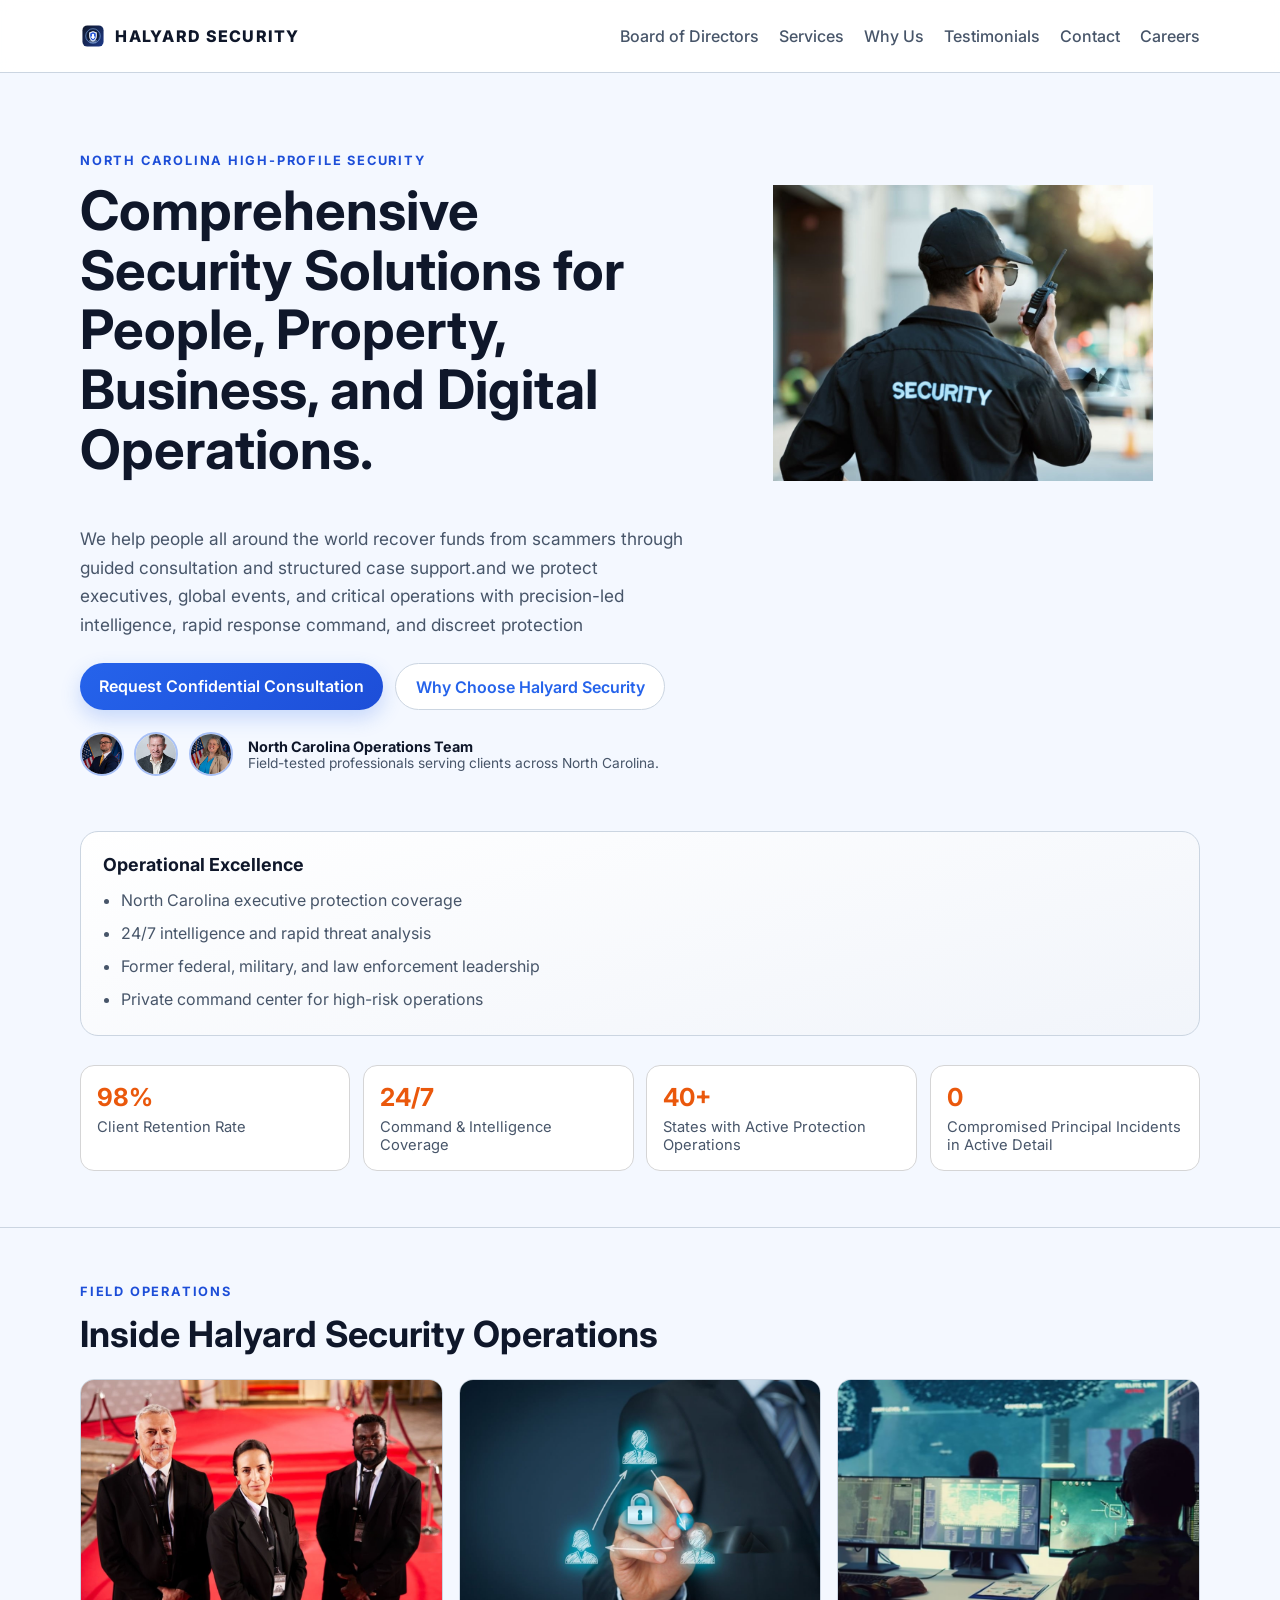
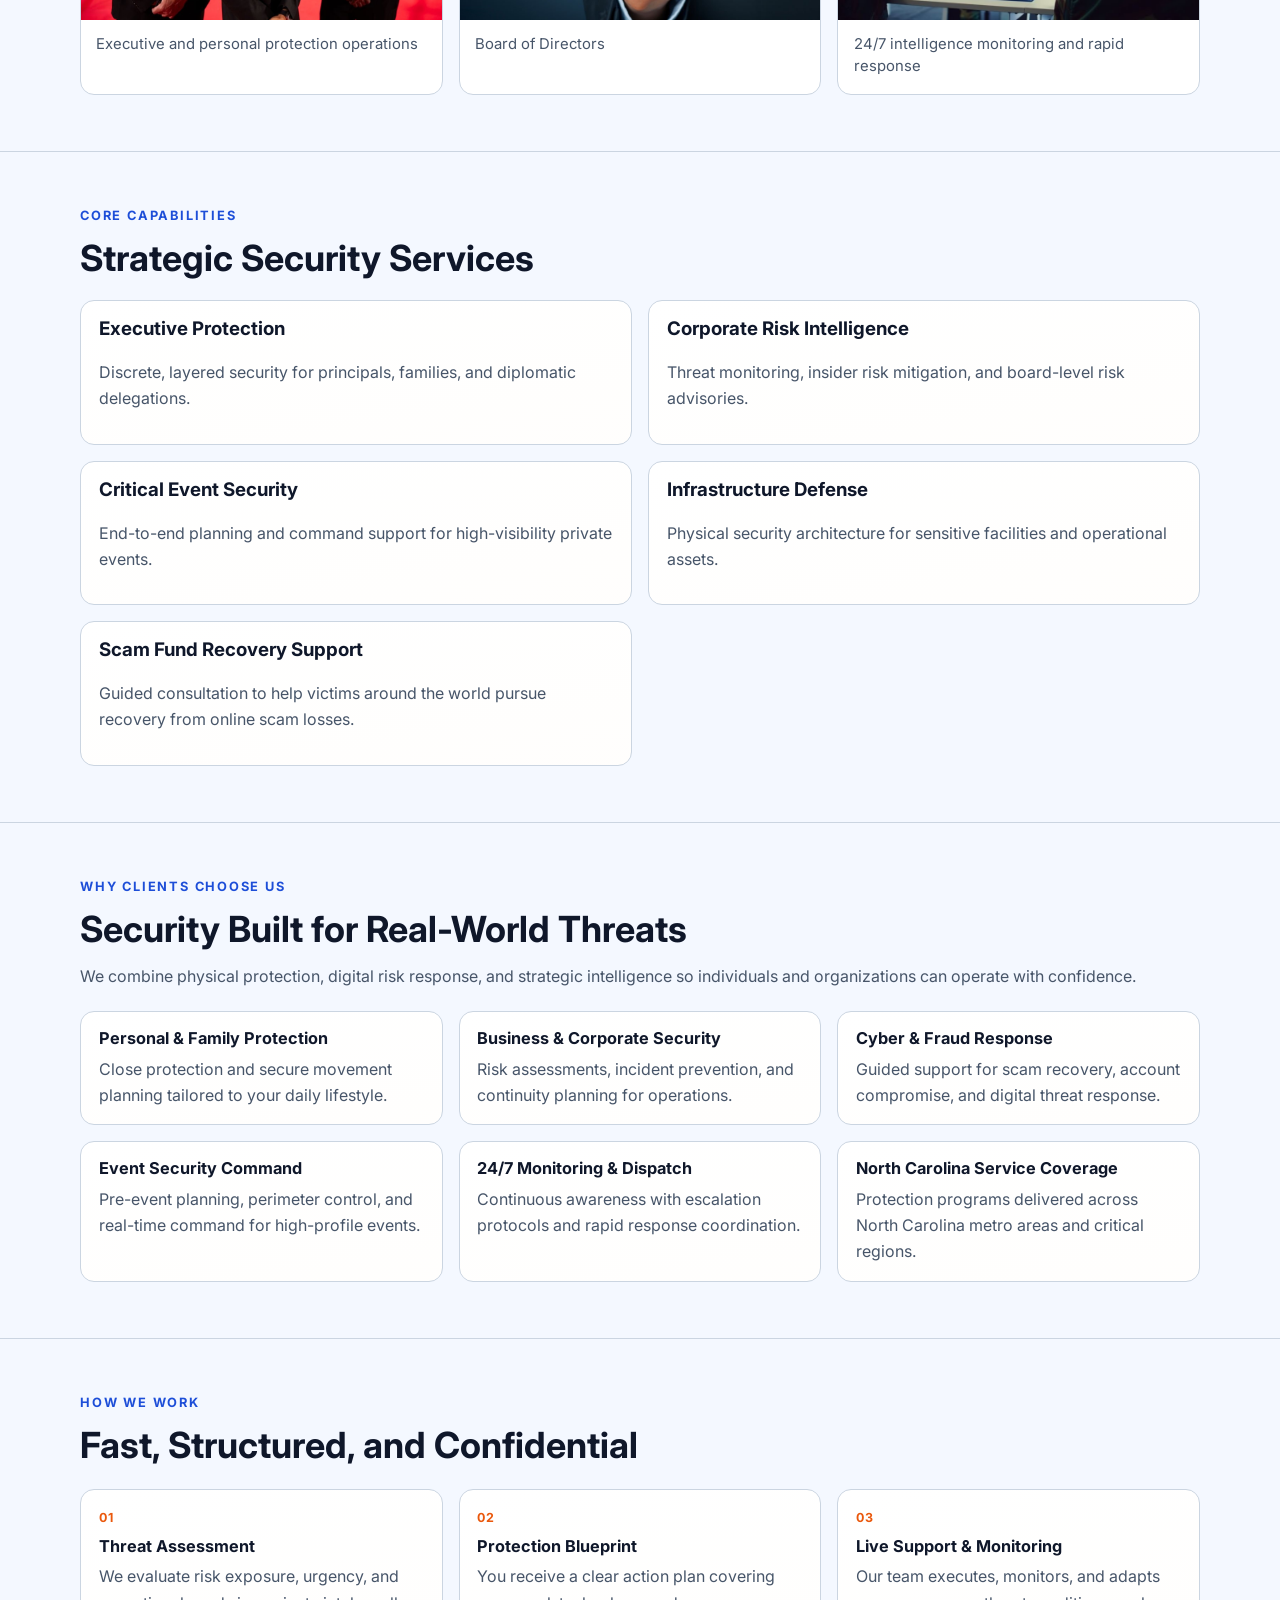
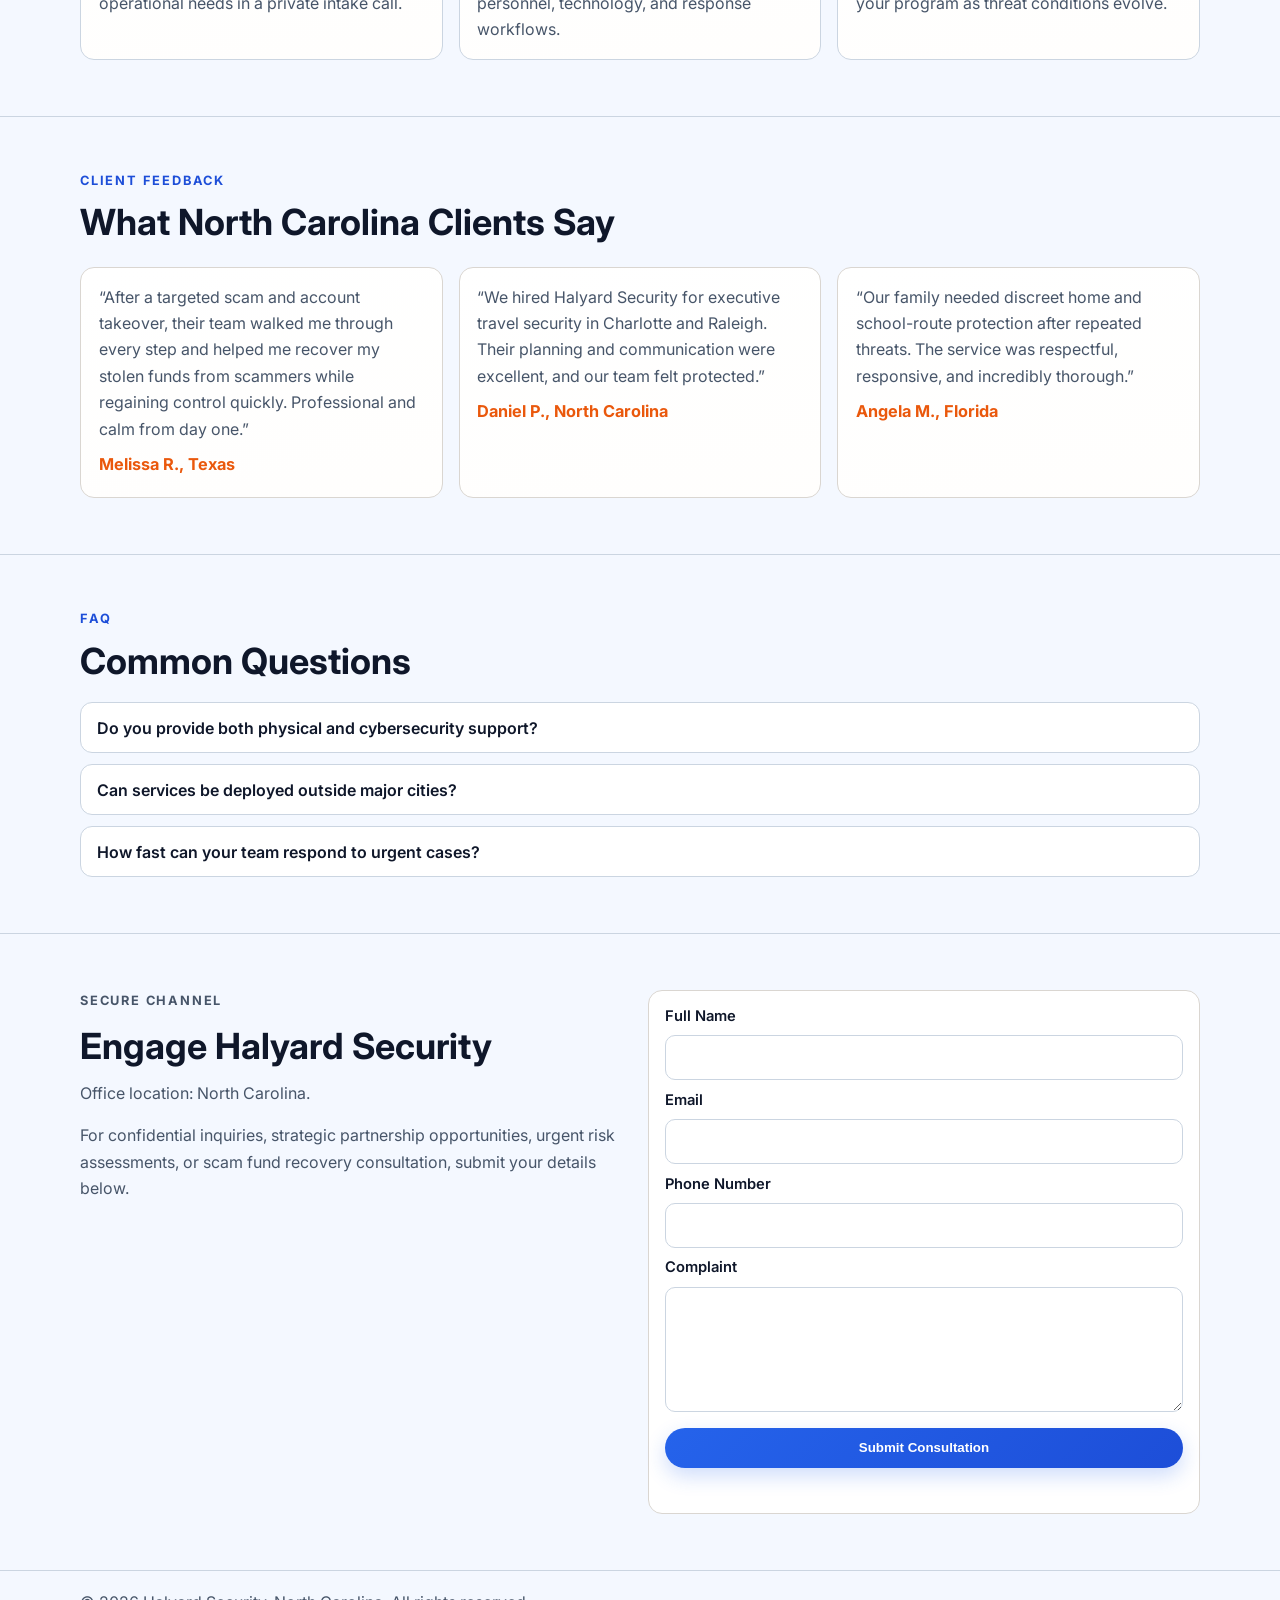
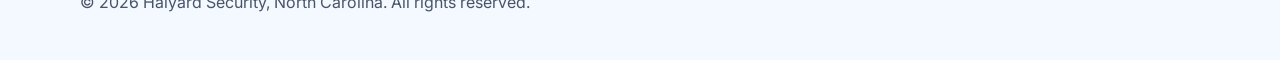
<file: index.html>
<!DOCTYPE html>
<html lang="en">
  <head>
    <meta charset="UTF-8" />
    <meta name="viewport" content="width=device-width, initial-scale=1.0" />
    <title>Halyard Security | High-Profile Protection in North Carolina</title>
    <meta
      name="description"
      content="Halyard Security is a high-profile North Carolina security company delivering executive protection, risk intelligence, and critical infrastructure defense."
    />
    <link rel="preconnect" href="https://fonts.googleapis.com" />
    <link rel="preconnect" href="https://fonts.gstatic.com" crossorigin />
    <link
      href="https://fonts.googleapis.com/css2?family=Inter:wght@400;500;600;700;800&display=swap"
      rel="stylesheet"
    />
    <link rel="icon" type="image/svg+xml" href="logo-secure.svg" />
    <link rel="stylesheet" href="styles.css" />
  </head>
  <body>
    <header class="site-header">
      <div class="container nav-wrap">
        <a class="brand" href="#">
          <img class="brand-logo" src="logo-secure.svg" alt="Halyard Security logo" />
          <span>HALYARD SECURITY</span>
        </a>
        <button
          class="nav-toggle"
          aria-expanded="false"
          aria-controls="primary-nav"
          aria-label="Toggle menu"
          type="button"
        >
          <span></span>
          <span></span>
          <span></span>
        </button>
        <nav id="primary-nav" class="main-nav" aria-label="Primary">
          <a href="board-of-directors.html">Board of Directors</a>
          <a href="#services">Services</a>
          <a href="#why-us">Why Us</a>
          <a href="#testimonials">Testimonials</a>
          <a href="#contact">Contact</a>
          <a href="careers.html">Careers</a>
        </nav>
      </div>
    </header>

    <main>
      <section class="hero">
        <div class="container hero-grid">
          <div class="hero-copy">
            <p class="eyebrow">NORTH CAROLINA HIGH-PROFILE SECURITY</p>
            <h1>Comprehensive Security Solutions for People, Property, Business, and Digital Operations.</h1>
            <p class="lead">
              We help people all around the world recover funds from scammers through guided consultation and structured case support.and we protect executives, global events, and critical operations with precision-led intelligence, rapid response command, and discreet protection
            </p>
            <div class="hero-actions">
              <a class="btn btn-primary" href="consultation.html">Request Confidential Consultation</a>
              <a class="btn btn-ghost" href="#why-us">Why Choose Halyard Security</a>
            </div>
            <div class="leadership-preview" aria-label="Security leadership preview">
              <img src="B.jpg" alt="Security operations lead portrait" loading="lazy" />
              <img src="C.jpg" alt="Risk intelligence lead portrait" loading="lazy" />
              <img src="D.jpg" alt="Protective services lead portrait" loading="lazy" />
              <div class="leadership-caption">
                <strong>North Carolina Operations Team</strong>
                <span>Field-tested professionals serving clients across North Carolina.</span>
              </div>
            </div>
          </div>
          <aside class="hero-image" aria-label="Lead profile image">
            <img src="A.jpeg" alt="Lead security specialist" loading="lazy" />
          </aside>
        </div>
      </section>

      <section class="section excellence" aria-label="Operational highlights">
        <div class="container">
          <div class="hero-card">
            <h2>Operational Excellence</h2>
            <ul>
              <li>North Carolina executive protection coverage</li>
              <li>24/7 intelligence and rapid threat analysis</li>
              <li>Former federal, military, and law enforcement leadership</li>
              <li>Private command center for high-risk operations</li>
            </ul>
          </div>
        </div>
      </section>

      <section class="section metrics" aria-label="Company impact metrics">
        <div class="container metric-grid">
          <article class="metric-card">
            <h3>98%</h3>
            <p>Client Retention Rate</p>
          </article>
          <article class="metric-card">
            <h3>24/7</h3>
            <p>Command & Intelligence Coverage</p>
          </article>
          <article class="metric-card">
            <h3>40+</h3>
            <p>States with Active Protection Operations</p>
          </article>
          <article class="metric-card">
            <h3>0</h3>
            <p>Compromised Principal Incidents in Active Detail</p>
          </article>
        </div>
      </section>

      <section class="section visuals" aria-label="Security operations visuals">
        <div class="container">
          <p class="eyebrow">FIELD OPERATIONS</p>
          <h2>Inside Halyard Security Operations</h2>
          <div class="visual-grid">
            <figure class="visual-card">
              <img src="2.jpeg" alt="Halyard Security specialist in the field" loading="lazy" />
              <figcaption>Executive and personal protection operations</figcaption>
            </figure>
            <figure class="visual-card">
              <img src="1.jpeg" alt="Board of Directors" loading="lazy" />
              <figcaption>Board of Directors</figcaption>
            </figure>
            <figure class="visual-card">
              <img src="3.jpeg" alt="Security command center with live monitoring screens" loading="lazy" />
              <figcaption>24/7 intelligence monitoring and rapid response</figcaption>
            </figure>
          </div>
        </div>
      </section>

      <section id="services" class="section services">
        <div class="container">
          <p class="eyebrow">CORE CAPABILITIES</p>
          <h2>Strategic Security Services</h2>
          <div class="service-grid">
            <article class="panel">
              <h3>Executive Protection</h3>
              <p>Discrete, layered security for principals, families, and diplomatic delegations.</p>
            </article>
            <article class="panel">
              <h3>Corporate Risk Intelligence</h3>
              <p>Threat monitoring, insider risk mitigation, and board-level risk advisories.</p>
            </article>
            <article class="panel">
              <h3>Critical Event Security</h3>
              <p>End-to-end planning and command support for high-visibility private events.</p>
            </article>
            <article class="panel">
              <h3>Infrastructure Defense</h3>
              <p>Physical security architecture for sensitive facilities and operational assets.</p>
            </article>
            <article class="panel">
              <h3>Scam Fund Recovery Support</h3>
              <p>Guided consultation to help victims around the world pursue recovery from online scam losses.</p>
            </article>
          </div>
        </div>
      </section>

      <section id="why-us" class="section why-us">
        <div class="container">
          <p class="eyebrow">WHY CLIENTS CHOOSE US</p>
          <h2>Security Built for Real-World Threats</h2>
          <p class="section-intro">
            We combine physical protection, digital risk response, and strategic intelligence so
            individuals and organizations can operate with confidence.
          </p>
          <div class="feature-grid">
            <article class="feature-card">
              <h3>Personal & Family Protection</h3>
              <p>Close protection and secure movement planning tailored to your daily lifestyle.</p>
            </article>
            <article class="feature-card">
              <h3>Business & Corporate Security</h3>
              <p>Risk assessments, incident prevention, and continuity planning for operations.</p>
            </article>
            <article class="feature-card">
              <h3>Cyber & Fraud Response</h3>
              <p>Guided support for scam recovery, account compromise, and digital threat response.</p>
            </article>
            <article class="feature-card">
              <h3>Event Security Command</h3>
              <p>Pre-event planning, perimeter control, and real-time command for high-profile events.</p>
            </article>
            <article class="feature-card">
              <h3>24/7 Monitoring & Dispatch</h3>
              <p>Continuous awareness with escalation protocols and rapid response coordination.</p>
            </article>
            <article class="feature-card">
              <h3>North Carolina Service Coverage</h3>
              <p>Protection programs delivered across North Carolina metro areas and critical regions.</p>
            </article>
          </div>
        </div>
      </section>

      <section class="section response" aria-label="Response process">
        <div class="container">
          <p class="eyebrow">HOW WE WORK</p>
          <h2>Fast, Structured, and Confidential</h2>
          <div class="response-grid">
            <article class="response-step">
              <span>01</span>
              <h3>Threat Assessment</h3>
              <p>We evaluate risk exposure, urgency, and operational needs in a private intake call.</p>
            </article>
            <article class="response-step">
              <span>02</span>
              <h3>Protection Blueprint</h3>
              <p>You receive a clear action plan covering personnel, technology, and response workflows.</p>
            </article>
            <article class="response-step">
              <span>03</span>
              <h3>Live Support & Monitoring</h3>
              <p>Our team executes, monitors, and adapts your program as threat conditions evolve.</p>
            </article>
          </div>
        </div>
      </section>

      <section id="testimonials" class="section testimonials">
        <div class="container">
          <p class="eyebrow">CLIENT FEEDBACK</p>
          <h2>What North Carolina Clients Say</h2>
          <div class="testimonial-grid">
            <article class="testimonial-card">
              <p>
                “After a targeted scam and account takeover, their team walked me through every
                step and helped me recover my stolen funds from scammers while regaining control
                quickly. Professional and calm from day one.”
              </p>
              <h3>Melissa R., Texas</h3>
            </article>
            <article class="testimonial-card">
              <p>
                “We hired Halyard Security for executive travel security in Charlotte and Raleigh.
                Their planning and communication were excellent, and our team felt protected.”
              </p>
              <h3>Daniel P., North Carolina</h3>
            </article>
            <article class="testimonial-card">
              <p>
                “Our family needed discreet home and school-route protection after repeated threats.
                The service was respectful, responsive, and incredibly thorough.”
              </p>
              <h3>Angela M., Florida</h3>
            </article>
          </div>
        </div>
      </section>

      <section class="section faq" aria-label="Frequently asked questions">
        <div class="container">
          <p class="eyebrow">FAQ</p>
          <h2>Common Questions</h2>
          <div class="faq-list">
            <details>
              <summary>Do you provide both physical and cybersecurity support?</summary>
              <p>
                Yes. Our programs combine protective operations, risk intelligence, and support for
                digital incidents such as fraud, account compromise, and recovery guidance.
              </p>
            </details>
            <details>
              <summary>Can services be deployed outside major cities?</summary>
              <p>
                Yes. We support clients in major metro areas across North Carolina and can coordinate broader
                coverage based on threat level and mission needs.
              </p>
            </details>
            <details>
              <summary>How fast can your team respond to urgent cases?</summary>
              <p>
                For urgent situations, we prioritize immediate intake and can begin response
                planning the same day.
              </p>
            </details>
          </div>
        </div>
      </section>

      <section id="contact" class="section contact">
        <div class="container contact-wrap">
          <div>
            <p class="eyebrow">SECURE CHANNEL</p>
            <h2>Engage Halyard Security</h2>
            <p>
              Office location: North Carolina.
            </p>
            <p>
              For confidential inquiries, strategic partnership opportunities, urgent risk
              assessments, or scam fund recovery consultation, submit your details below.
            </p>
          </div>
          <form id="consultation-form" class="consult-form">
            <label for="fullName">Full Name</label>
            <input id="fullName" name="fullName" type="text" autocomplete="name" required />

            <label for="email">Email</label>
            <input id="email" name="email" type="email" autocomplete="email" required />

            <label for="phone">Phone Number</label>
            <input id="phone" name="phone" type="tel" autocomplete="tel" required />

            <label for="complaint">Complaint</label>
            <textarea id="complaint" name="complaint" rows="5" required></textarea>

            <button class="btn btn-primary" type="submit">Submit Consultation</button>
            <p id="form-status" class="form-status" aria-live="polite"></p>
          </form>
        </div>
      </section>
    </main>

    <footer class="site-footer">
      <div class="container footer-wrap">
        <p>© <span id="year"></span> Halyard Security, North Carolina. All rights reserved.</p>
      </div>
    </footer>

    <script src="script.js"></script>
  </body>
</html>
</file>
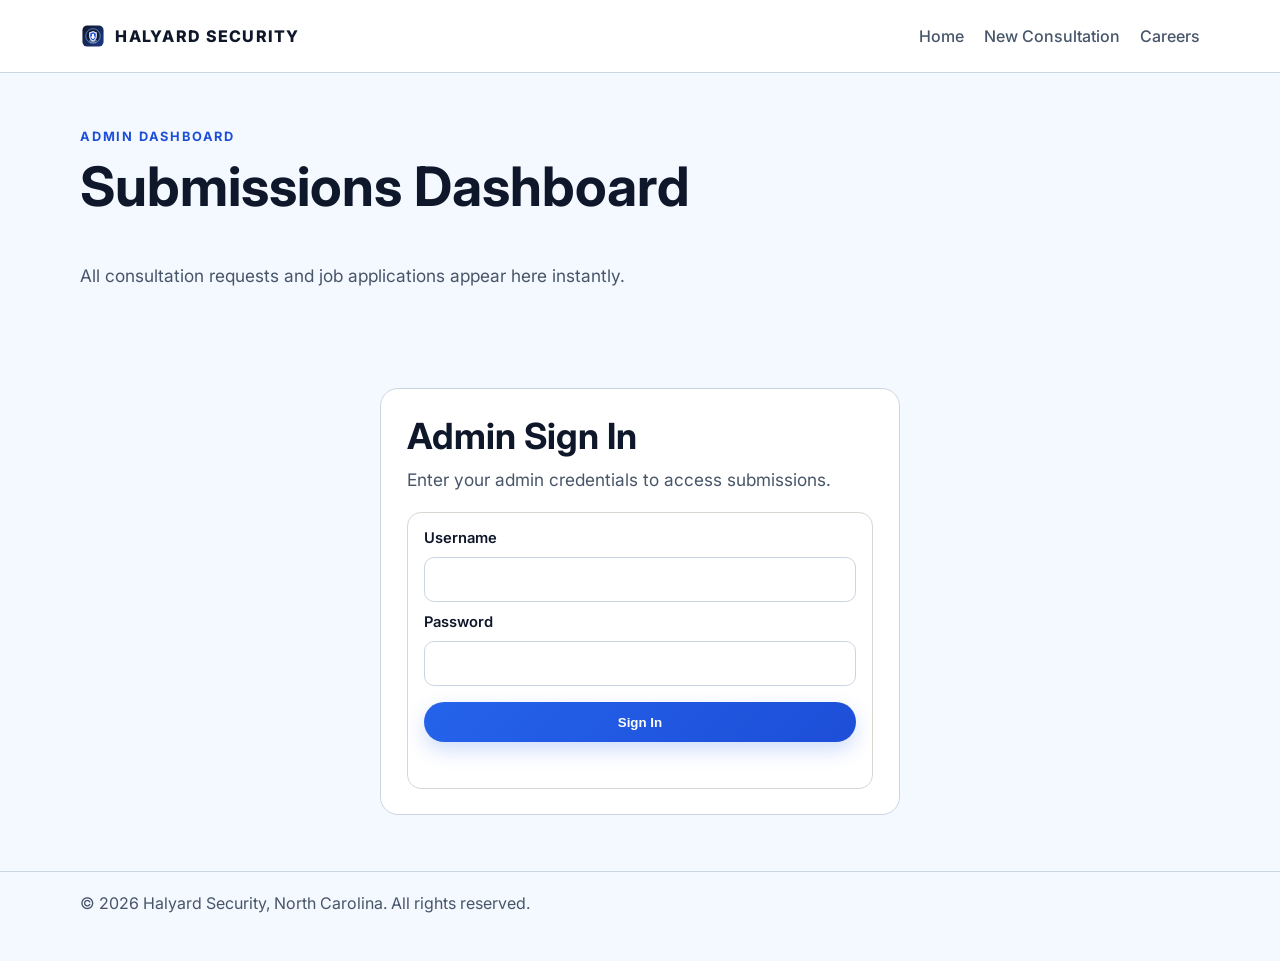
<file: admin.html>
<!DOCTYPE html>
<html lang="en">
  <head>
    <meta charset="UTF-8" />
    <meta name="viewport" content="width=device-width, initial-scale=1.0" />
    <title>Admin Dashboard | Halyard Security</title>
    <meta
      name="description"
      content="Admin dashboard for Halyard Security consultation requests."
    />
    <link rel="preconnect" href="https://fonts.googleapis.com" />
    <link rel="preconnect" href="https://fonts.gstatic.com" crossorigin />
    <link
      href="https://fonts.googleapis.com/css2?family=Inter:wght@400;500;600;700;800&display=swap"
      rel="stylesheet"
    />
    <link rel="icon" type="image/svg+xml" href="logo-secure.svg" />
    <link rel="stylesheet" href="styles.css" />
    <link rel="stylesheet" href="admin.css" />
  </head>
  <body>
    <header class="site-header">
      <div class="container nav-wrap">
        <a class="brand" href="index.html">
          <img class="brand-logo" src="logo-secure.svg" alt="Halyard Security logo" />
          <span>HALYARD SECURITY</span>
        </a>
        <nav class="main-nav" aria-label="Primary">
          <a href="index.html">Home</a>
          <a href="consultation.html">New Consultation</a>
          <a href="careers.html">Careers</a>
        </nav>
      </div>
    </header>

    <main class="admin-page">
      <section class="section admin-hero">
        <div class="container">
          <p class="eyebrow">ADMIN DASHBOARD</p>
          <h1>Submissions Dashboard</h1>
          <p class="lead">All consultation requests and job applications appear here instantly.</p>
        </div>
      </section>

      <section id="admin-login" class="section admin-login" aria-label="Admin login">
        <div class="container login-card">
          <h2>Admin Sign In</h2>
          <p class="lead">Enter your admin credentials to access submissions.</p>
          <form id="login-form" class="consult-form" novalidate>
            <label for="login-username">Username</label>
            <input id="login-username" name="username" type="text" autocomplete="username" required />

            <label for="login-password">Password</label>
            <input id="login-password" name="password" type="password" autocomplete="current-password" required />

            <button class="btn btn-primary" type="submit">Sign In</button>
            <p id="login-status" class="form-status" aria-live="polite"></p>
          </form>
        </div>
      </section>

      <section id="admin-content" class="section admin-content" aria-label="Admin submissions">
        <div class="container">

          <!-- Tab navigation -->
          <div class="admin-tabs" role="tablist">
            <button id="tab-consultations" class="admin-tab active" role="tab" aria-selected="true" aria-controls="panel-consultations" type="button">
              Consultation Requests
              <span class="tab-count" id="consult-tab-count">0</span>
            </button>
            <button id="tab-jobs" class="admin-tab" role="tab" aria-selected="false" aria-controls="panel-jobs" type="button">
              Job Applications
              <span class="tab-count" id="jobs-tab-count">0</span>
            </button>
          </div>

          <!-- Consultations panel -->
          <div id="panel-consultations" class="admin-panel" role="tabpanel" aria-labelledby="tab-consultations">
            <div class="admin-toolbar">
              <div class="admin-stats">
                <span id="submission-count">0</span>
                <span>total requests</span>
              </div>
              <div class="admin-actions">
                <button id="logout" class="btn btn-ghost" type="button">Log Out</button>
                <button id="export-json" class="btn btn-ghost" type="button">Export JSON</button>
                <button id="clear-submissions" class="btn btn-primary" type="button">Clear All</button>
              </div>
            </div>
            <div id="admin-empty" class="admin-empty">
              <h2>No submissions yet</h2>
              <p>Submit a request on the consultation page to see it listed here.</p>
            </div>
            <div id="submission-list" class="submission-grid"></div>
          </div>

          <!-- Job Applications panel -->
          <div id="panel-jobs" class="admin-panel" role="tabpanel" aria-labelledby="tab-jobs" hidden>
            <div class="admin-toolbar">
              <div class="admin-stats">
                <span id="jobs-count">0</span>
                <span>total applications</span>
              </div>
              <div class="admin-actions">
                <button id="export-jobs-json" class="btn btn-ghost" type="button">Export JSON</button>
                <button id="clear-jobs" class="btn btn-primary" type="button">Clear All</button>
              </div>
            </div>
            <div id="jobs-empty" class="admin-empty">
              <h2>No job applications yet</h2>
              <p>Once someone fills in the careers form their application will appear here.</p>
            </div>
            <div id="jobs-list" class="submission-grid"></div>
          </div>

        </div>
      </section>
    </main>

    <footer class="site-footer">
      <div class="container footer-wrap">
        <p>© <span id="year"></span> Halyard Security, North Carolina. All rights reserved.</p>
      </div>
    </footer>

    <script src="admin.js"></script>
  </body>
</html>
</file>
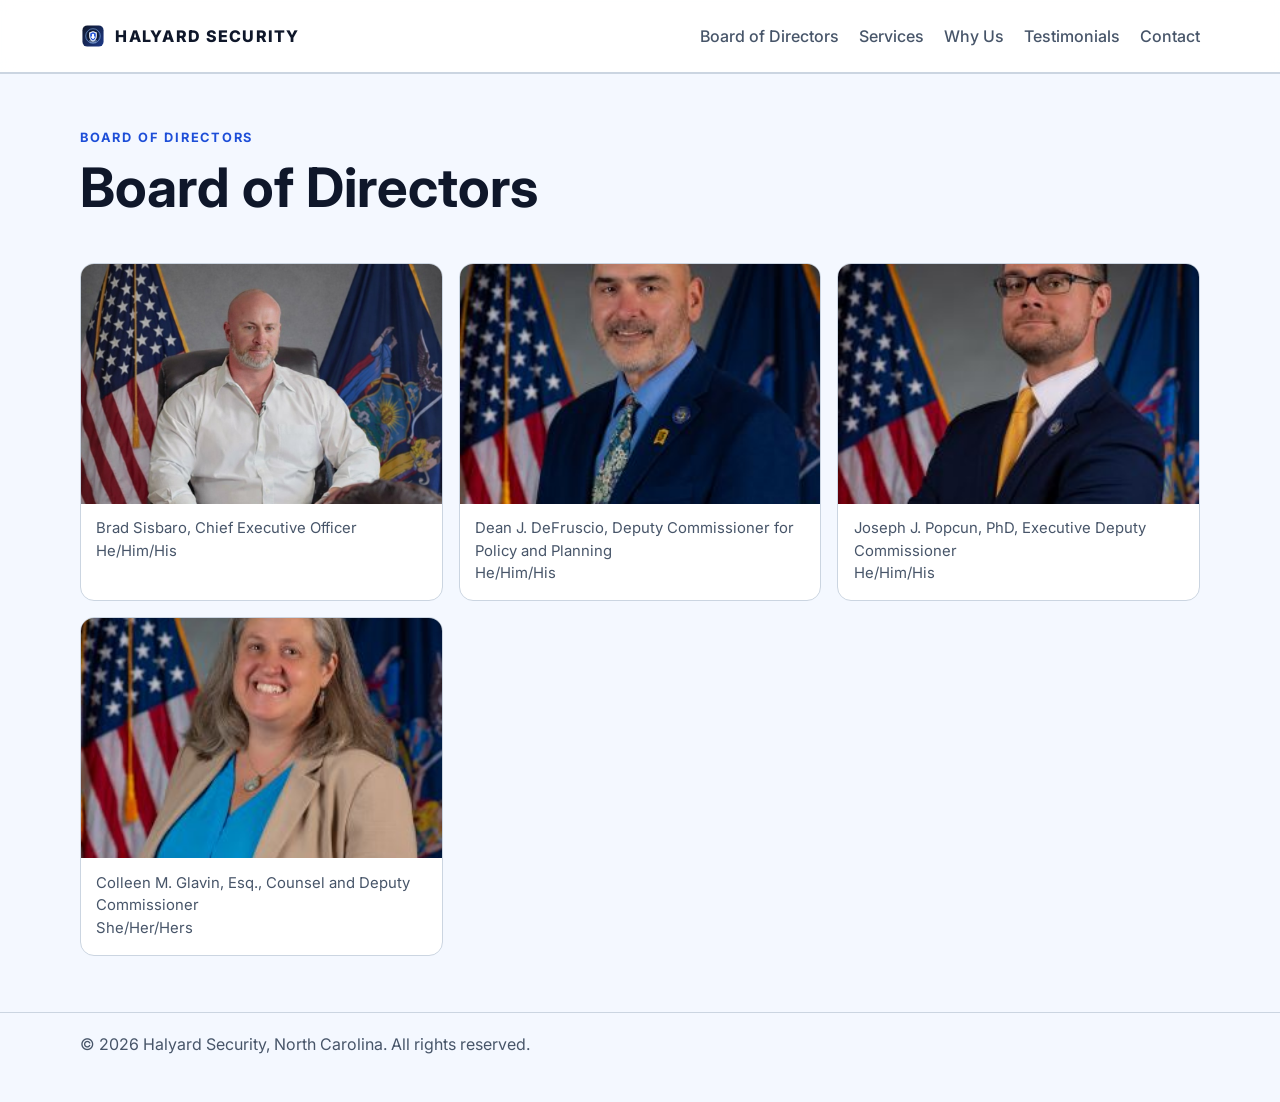
<file: board-of-directors.html>
<!DOCTYPE html>
<html lang="en">
  <head>
    <meta charset="UTF-8" />
    <meta name="viewport" content="width=device-width, initial-scale=1.0" />
    <title>Board of Directors | Halyard Security</title>
    <meta
      name="description"
      content="Meet the Halyard Security Board of Directors."
    />
    <link rel="preconnect" href="https://fonts.googleapis.com" />
    <link rel="preconnect" href="https://fonts.gstatic.com" crossorigin />
    <link
      href="https://fonts.googleapis.com/css2?family=Inter:wght@400;500;600;700;800&display=swap"
      rel="stylesheet"
    />
    <link rel="icon" type="image/svg+xml" href="logo-secure.svg" />
    <link rel="stylesheet" href="styles.css" />
  </head>
  <body>
    <header class="site-header">
      <div class="container nav-wrap">
        <a class="brand" href="index.html">
          <img class="brand-logo" src="logo-secure.svg" alt="Halyard Security logo" />
          <span>HALYARD SECURITY</span>
        </a>
        <button
          class="nav-toggle"
          aria-expanded="false"
          aria-controls="primary-nav"
          aria-label="Toggle menu"
          type="button"
        >
          <span></span>
          <span></span>
          <span></span>
        </button>
        <nav id="primary-nav" class="main-nav" aria-label="Primary">
          <a href="board-of-directors.html">Board of Directors</a>
          <a href="index.html#services">Services</a>
          <a href="index.html#why-us">Why Us</a>
          <a href="index.html#testimonials">Testimonials</a>
          <a href="index.html#contact">Contact</a>
        </nav>
      </div>
    </header>

    <main>
      <section class="section visuals" aria-label="Board of Directors">
        <div class="container">
          <p class="eyebrow">BOARD OF DIRECTORS</p>
          <h1>Board of Directors</h1>
          <div class="visual-grid">
            <figure class="visual-card">
              <img src="E.jpg" alt="Brad Sisbaro, Chief Executive Officer" loading="lazy" />
              <figcaption>Brad Sisbaro, Chief Executive Officer<br />He/Him/His</figcaption>
            </figure>
            <figure class="visual-card">
              <img src="A.jpg" alt="Dean J. DeFruscio, Deputy Commissioner for Policy and Planning" loading="lazy" />
              <figcaption>Dean J. DeFruscio, Deputy Commissioner for Policy and Planning<br />He/Him/His</figcaption>
            </figure>
            <figure class="visual-card">
              <img src="B.jpg" alt="Joseph J. Popcun, PhD, Executive Deputy Commissioner" loading="lazy" />
              <figcaption>Joseph J. Popcun, PhD, Executive Deputy Commissioner<br />He/Him/His</figcaption>
            </figure>
            <figure class="visual-card">
              <img src="D.jpg" alt="Colleen M. Glavin, Esq., Counsel and Deputy Commissioner" loading="lazy" />
              <figcaption>Colleen M. Glavin, Esq., Counsel and Deputy Commissioner<br />She/Her/Hers</figcaption>
            </figure>
          </div>
        </div>
      </section>
    </main>

    <footer class="site-footer">
      <div class="container footer-wrap">
        <p>© <span id="year"></span> Halyard Security, North Carolina. All rights reserved.</p>
      </div>
    </footer>

    <script src="script.js"></script>
  </body>
</html>
</file>
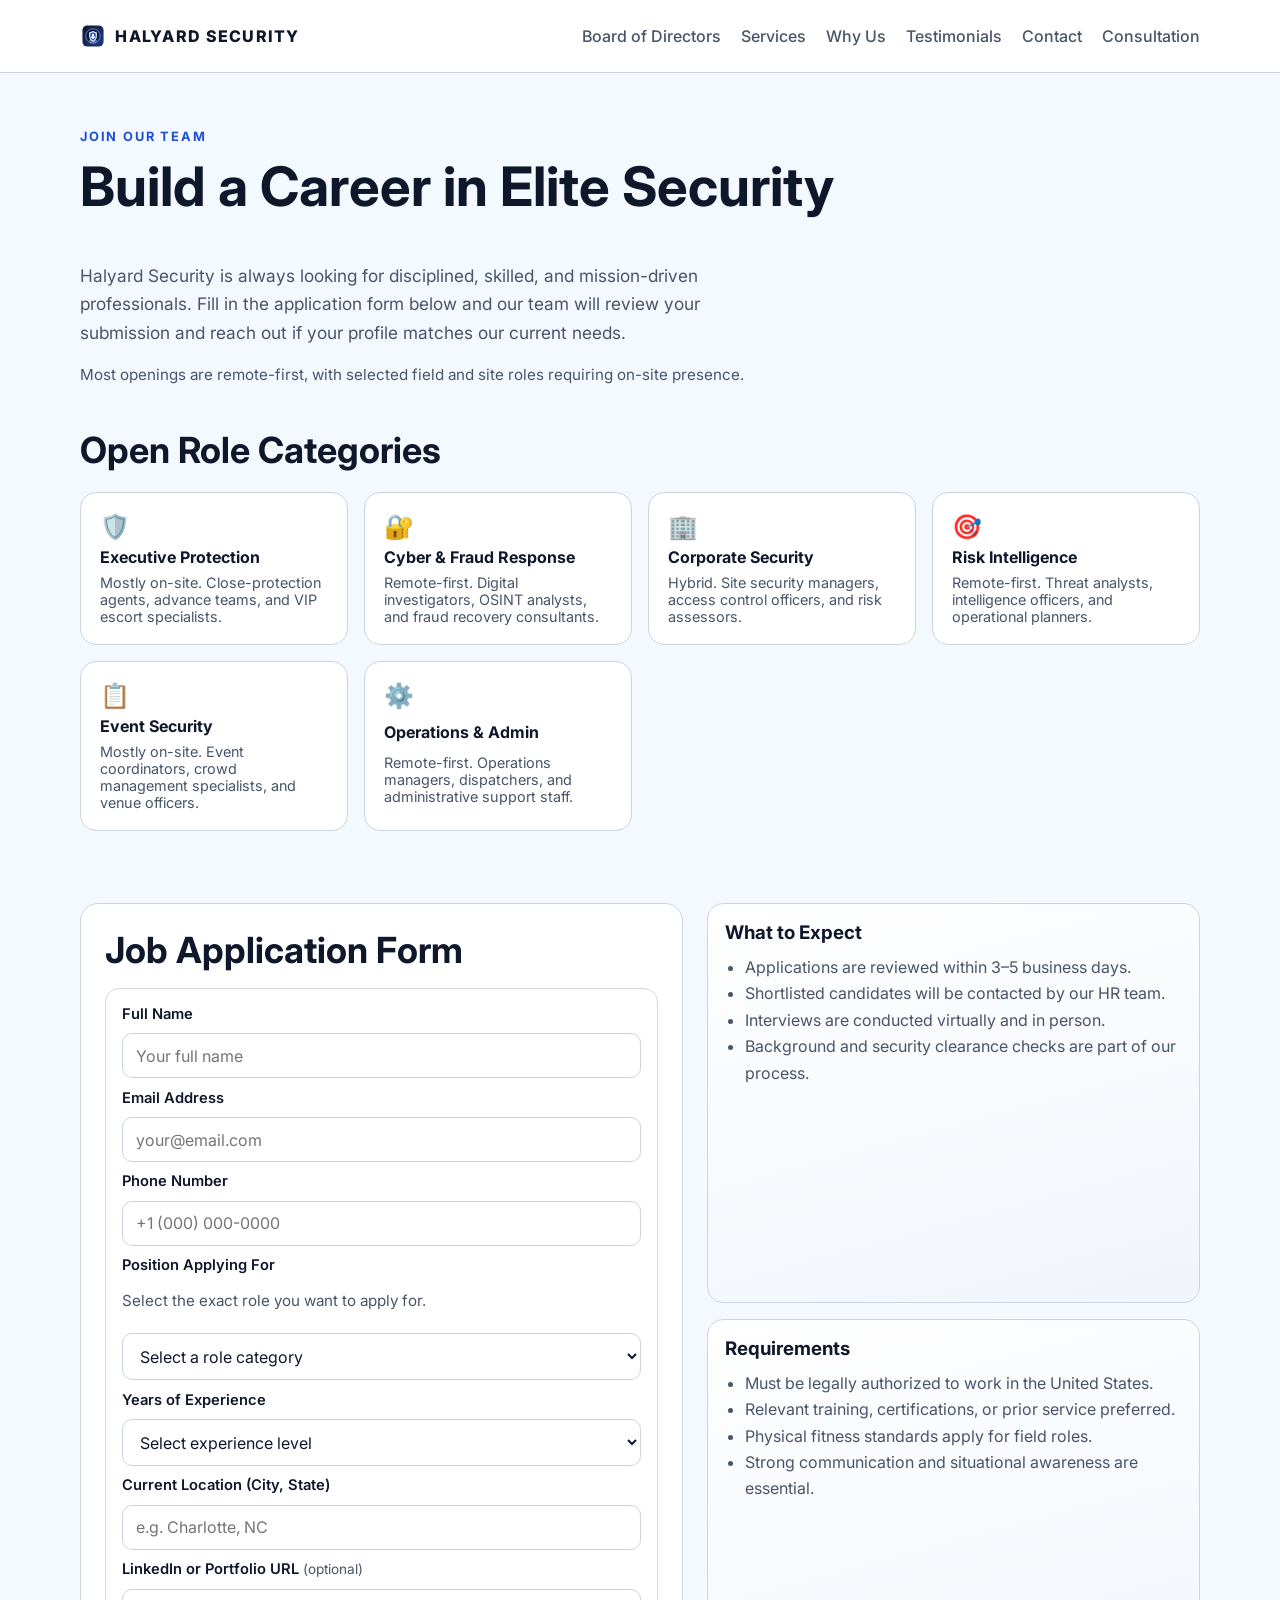
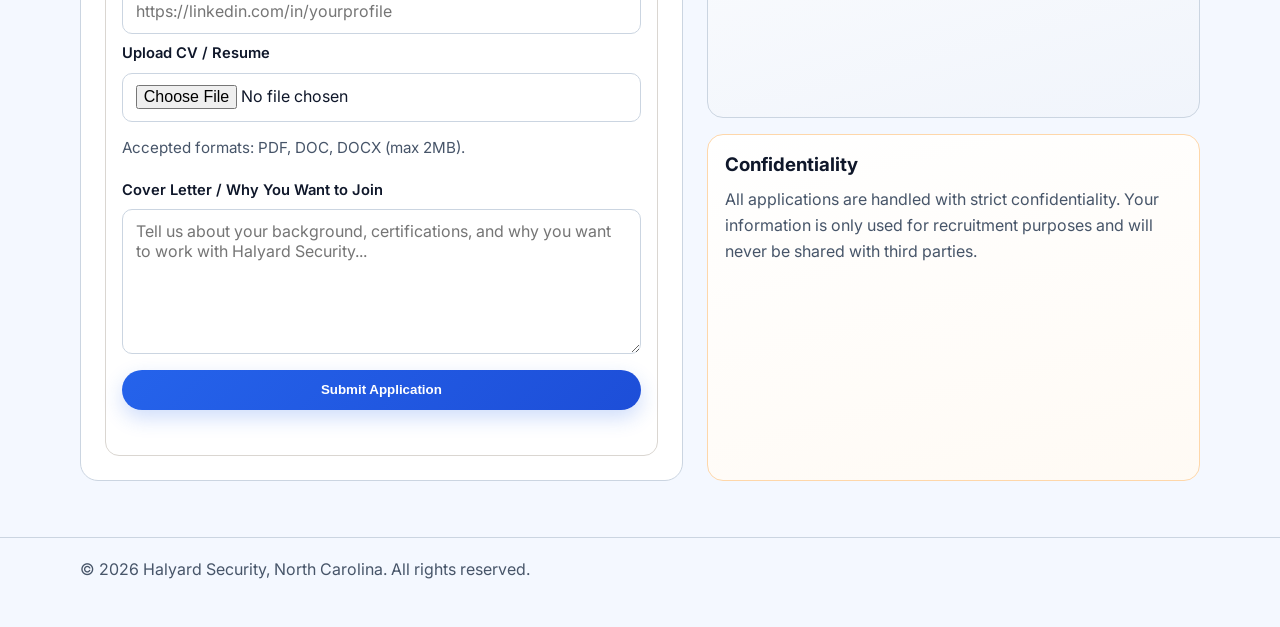
<file: careers.html>
<!DOCTYPE html>
<html lang="en">
  <head>
    <meta charset="UTF-8" />
    <meta name="viewport" content="width=device-width, initial-scale=1.0" />
    <title>Careers | Halyard Security</title>
    <meta
      name="description"
      content="Join the Halyard Security team. Apply for open positions in executive protection, cyber security, risk intelligence, and more."
    />
    <link rel="preconnect" href="https://fonts.googleapis.com" />
    <link rel="preconnect" href="https://fonts.gstatic.com" crossorigin />
    <link
      href="https://fonts.googleapis.com/css2?family=Inter:wght@400;500;600;700;800&display=swap"
      rel="stylesheet"
    />
    <link rel="icon" type="image/svg+xml" href="logo-secure.svg" />
    <link rel="stylesheet" href="styles.css" />
    <link rel="stylesheet" href="consultation.css" />
    <link rel="stylesheet" href="careers.css" />
  </head>
  <body>
    <header class="site-header">
      <div class="container nav-wrap">
        <a class="brand" href="index.html">
          <img class="brand-logo" src="logo-secure.svg" alt="Halyard Security logo" />
          <span>HALYARD SECURITY</span>
        </a>
        <button
          class="nav-toggle"
          aria-expanded="false"
          aria-controls="careers-nav"
          aria-label="Toggle menu"
          type="button"
        >
          <span></span>
          <span></span>
          <span></span>
        </button>
        <nav id="careers-nav" class="main-nav" aria-label="Primary">
          <a href="board-of-directors.html">Board of Directors</a>
          <a href="index.html#services">Services</a>
          <a href="index.html#why-us">Why Us</a>
          <a href="index.html#testimonials">Testimonials</a>
          <a href="index.html#contact">Contact</a>
          <a href="consultation.html">Consultation</a>
        </nav>
      </div>
    </header>

    <main class="consult-page careers-page">

      <section class="section consult-hero careers-hero">
        <div class="container">
          <p class="eyebrow">JOIN OUR TEAM</p>
          <h1>Build a Career in Elite Security</h1>
          <p class="lead">
            Halyard Security is always looking for disciplined, skilled, and mission-driven
            professionals. Fill in the application form below and our team will review your
            submission and reach out if your profile matches our current needs.
          </p>
          <p class="type-summary">
            Most openings are remote-first, with selected field and site roles requiring on-site presence.
          </p>
        </div>
      </section>

      <section class="section careers-roles">
        <div class="container">
          <h2 class="careers-roles-title">Open Role Categories</h2>
          <div class="roles-grid">
            <div class="role-card">
              <span class="role-icon" aria-hidden="true">🛡️</span>
              <h3>Executive Protection</h3>
              <p>Mostly on-site. Close-protection agents, advance teams, and VIP escort specialists.</p>
            </div>
            <div class="role-card">
              <span class="role-icon" aria-hidden="true">🔐</span>
              <h3>Cyber & Fraud Response</h3>
              <p>Remote-first. Digital investigators, OSINT analysts, and fraud recovery consultants.</p>
            </div>
            <div class="role-card">
              <span class="role-icon" aria-hidden="true">🏢</span>
              <h3>Corporate Security</h3>
              <p>Hybrid. Site security managers, access control officers, and risk assessors.</p>
            </div>
            <div class="role-card">
              <span class="role-icon" aria-hidden="true">🎯</span>
              <h3>Risk Intelligence</h3>
              <p>Remote-first. Threat analysts, intelligence officers, and operational planners.</p>
            </div>
            <div class="role-card">
              <span class="role-icon" aria-hidden="true">📋</span>
              <h3>Event Security</h3>
              <p>Mostly on-site. Event coordinators, crowd management specialists, and venue officers.</p>
            </div>
            <div class="role-card">
              <span class="role-icon" aria-hidden="true">⚙️</span>
              <h3>Operations & Admin</h3>
              <p>Remote-first. Operations managers, dispatchers, and administrative support staff.</p>
            </div>
          </div>
        </div>
      </section>

      <section class="section consult-form-section" id="apply">
        <div class="container consult-layout">
          <div class="consult-card">
            <h2>Job Application Form</h2>
            <form id="careers-form" class="consult-form" novalidate>

              <label for="careerFullName">Full Name</label>
              <input
                id="careerFullName"
                name="careerFullName"
                type="text"
                autocomplete="name"
                placeholder="Your full name"
                required
              />

              <label for="careerEmail">Email Address</label>
              <input
                id="careerEmail"
                name="careerEmail"
                type="email"
                autocomplete="email"
                placeholder="your@email.com"
                required
              />

              <label for="careerPhone">Phone Number</label>
              <input
                id="careerPhone"
                name="careerPhone"
                type="tel"
                autocomplete="tel"
                placeholder="+1 (000) 000-0000"
                required
              />

              <label for="careerPosition">Position Applying For</label>
              <p class="type-summary">Select the exact role you want to apply for.</p>
              <select id="careerPosition" name="careerPosition" required>
                <option value="">Select a role category</option>
                <option value="cyber-fraud">Cyber & Fraud Response Analyst (Remote)</option>
                <option value="osint-analyst">OSINT / Intelligence Analyst (Remote)</option>
                <option value="risk-intelligence">Risk Intelligence Specialist (Remote)</option>
                <option value="operations-manager">Operations Manager (Remote)</option>
                <option value="admin-support">Administrative Support (Remote)</option>
                <option value="corporate-security">Corporate Security Manager (Hybrid)</option>
                <option value="executive-protection">Executive & VIP Protection Agent (On-site)</option>
                <option value="close-protection">Close Protection Officer (On-site)</option>
                <option value="site-officer">Site Security Officer (On-site)</option>
                <option value="event-security">Event Security Coordinator (On-site)</option>
                <option value="other">Other / General Application</option>
              </select>

              <label for="careerExperience">Years of Experience</label>
              <select id="careerExperience" name="careerExperience" required>
                <option value="">Select experience level</option>
                <option value="entry">Entry Level (0–1 years)</option>
                <option value="junior">Junior (1–3 years)</option>
                <option value="mid">Mid-Level (3–6 years)</option>
                <option value="senior">Senior (6–10 years)</option>
                <option value="veteran">Veteran (10+ years)</option>
              </select>

              <label for="careerLocation">Current Location (City, State)</label>
              <input
                id="careerLocation"
                name="careerLocation"
                type="text"
                placeholder="e.g. Charlotte, NC"
                required
              />

              <label for="careerLinkedin">LinkedIn or Portfolio URL <span class="optional-label">(optional)</span></label>
              <input
                id="careerLinkedin"
                name="careerLinkedin"
                type="url"
                placeholder="https://linkedin.com/in/yourprofile"
              />

              <label for="careerCv">Upload CV / Resume</label>
              <input
                id="careerCv"
                name="careerCv"
                type="file"
                accept=".pdf,.doc,.docx"
                required
              />
              <p class="type-summary">Accepted formats: PDF, DOC, DOCX (max 2MB).</p>

              <label for="careerCover">Cover Letter / Why You Want to Join</label>
              <textarea
                id="careerCover"
                name="careerCover"
                rows="6"
                placeholder="Tell us about your background, certifications, and why you want to work with Halyard Security..."
                required
              ></textarea>

              <button class="btn btn-primary" type="submit">Submit Application</button>
              <p id="careers-status" class="form-status" aria-live="polite"></p>
            </form>
          </div>

          <aside class="consult-side">
            <div class="consult-note">
              <h3>What to Expect</h3>
              <ul>
                <li>Applications are reviewed within 3–5 business days.</li>
                <li>Shortlisted candidates will be contacted by our HR team.</li>
                <li>Interviews are conducted virtually and in person.</li>
                <li>Background and security clearance checks are part of our process.</li>
              </ul>
            </div>
            <div class="consult-note">
              <h3>Requirements</h3>
              <ul>
                <li>Must be legally authorized to work in the United States.</li>
                <li>Relevant training, certifications, or prior service preferred.</li>
                <li>Physical fitness standards apply for field roles.</li>
                <li>Strong communication and situational awareness are essential.</li>
              </ul>
            </div>
            <div class="consult-note careers-urgency-note">
              <h3>Confidentiality</h3>
              <p>
                All applications are handled with strict confidentiality. Your information
                is only used for recruitment purposes and will never be shared with third parties.
              </p>
            </div>
          </aside>
        </div>
      </section>
    </main>

    <footer class="site-footer">
      <div class="container footer-wrap">
        <p>© <span id="year"></span> Halyard Security, North Carolina. All rights reserved.</p>
      </div>
    </footer>

    <script src="careers.js"></script>
  </body>
</html>
</file>
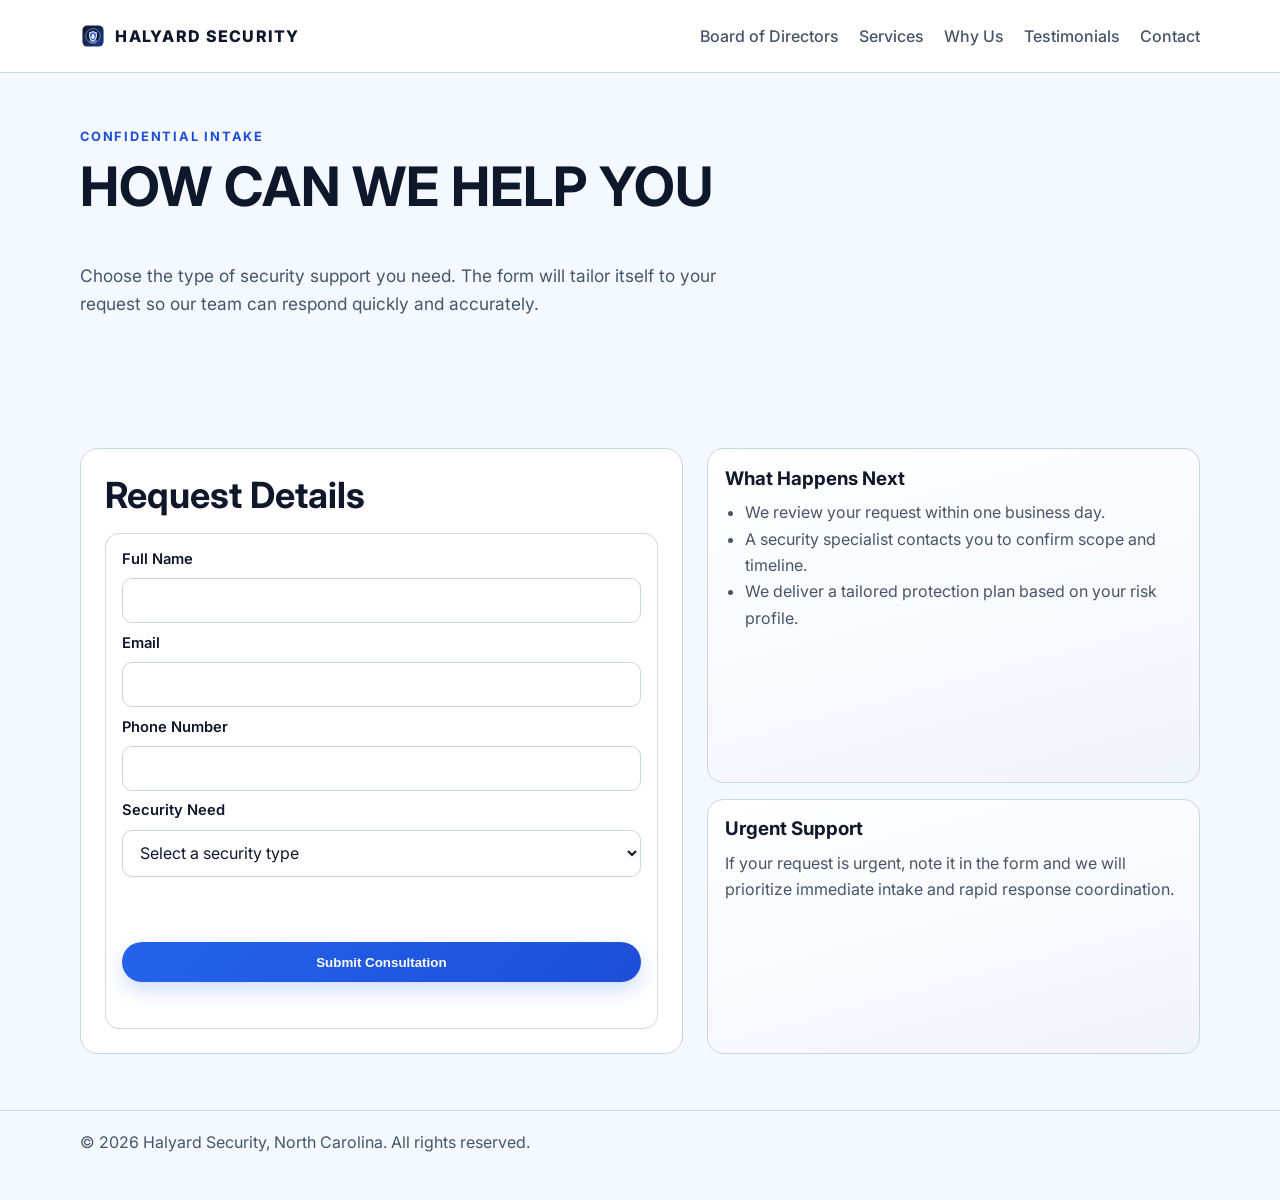
<file: consultation.html>
<!DOCTYPE html>
<html lang="en">
  <head>
    <meta charset="UTF-8" />
    <meta name="viewport" content="width=device-width, initial-scale=1.0" />
    <title>Confidential Consultation | Halyard Security</title>
    <meta
      name="description"
      content="Request a confidential consultation with Halyard Security. Select the type of security support you need to customize your request."
    />
    <link rel="preconnect" href="https://fonts.googleapis.com" />
    <link rel="preconnect" href="https://fonts.gstatic.com" crossorigin />
    <link
      href="https://fonts.googleapis.com/css2?family=Inter:wght@400;500;600;700;800&display=swap"
      rel="stylesheet"
    />
    <link rel="icon" type="image/svg+xml" href="logo-secure.svg" />
    <link rel="stylesheet" href="styles.css" />
    <link rel="stylesheet" href="consultation.css" />
  </head>
  <body>
    <header class="site-header">
      <div class="container nav-wrap">
        <a class="brand" href="index.html">
          <img class="brand-logo" src="logo-secure.svg" alt="Halyard Security logo" />
          <span>HALYARD SECURITY</span>
        </a>
        <nav class="main-nav" aria-label="Primary">
          <a href="board-of-directors.html">Board of Directors</a>
          <a href="index.html#services">Services</a>
          <a href="index.html#why-us">Why Us</a>
          <a href="index.html#testimonials">Testimonials</a>
          <a href="index.html#contact">Contact</a>
        </nav>
      </div>
    </header>

    <main class="consult-page">
      <section class="section consult-hero">
        <div class="container">
          <p class="eyebrow">CONFIDENTIAL INTAKE</p>
          <h1>HOW CAN WE HELP YOU</h1>
          <p class="lead">
            Choose the type of security support you need. The form will tailor itself to your
            request so our team can respond quickly and accurately.
          </p>
        </div>
      </section>

      <section class="section consult-form-section">
        <div class="container consult-layout">
          <div class="consult-card">
            <h2>Request Details</h2>
            <form id="security-intake" class="consult-form" novalidate>
              <label for="fullName">Full Name</label>
              <input id="fullName" name="fullName" type="text" autocomplete="name" required />

              <label for="email">Email</label>
              <input id="email" name="email" type="email" autocomplete="email" required />

              <label for="phone">Phone Number</label>
              <input id="phone" name="phone" type="tel" autocomplete="tel" required />

              <label for="securityType">Security Need</label>
              <select id="securityType" name="securityType" required>
                <option value="">Select a security type</option>
                <option value="executive">Executive & VIP Protection</option>
                <option value="residential">Residential & Family Security</option>
                <option value="corporate">Corporate & Facility Security</option>
                <option value="event">Event & Venue Security</option>
                <option value="cyber">Cyber, Fraud & Scam Response</option>
              </select>

              <div id="type-summary" class="type-summary" aria-live="polite"></div>

              <div id="dynamic-fields" class="dynamic-fields"></div>

              <button class="btn btn-primary" type="submit">Submit Consultation</button>
              <p id="intake-status" class="form-status" aria-live="polite"></p>
            </form>
          </div>

          <aside class="consult-side">
            <div class="consult-note">
              <h3>What Happens Next</h3>
              <ul>
                <li>We review your request within one business day.</li>
                <li>A security specialist contacts you to confirm scope and timeline.</li>
                <li>We deliver a tailored protection plan based on your risk profile.</li>
              </ul>
            </div>
            <div class="consult-note">
              <h3>Urgent Support</h3>
              <p>
                If your request is urgent, note it in the form and we will prioritize immediate
                intake and rapid response coordination.
              </p>
            </div>
          </aside>
        </div>
      </section>
    </main>

    <footer class="site-footer">
      <div class="container footer-wrap">
        <p>© <span id="year"></span> Halyard Security, North Carolina. All rights reserved.</p>
      </div>
    </footer>

    <script src="consultation.js"></script>
  </body>
</html>
</file>
<file: styles.css>
:root {
  --bg: #f4f8ff;
  --surface: #ffffff;
  --surface-2: #edf4ff;
  --surface-secondary: #fff7ed;
  --text: #0f172a;
  --muted: #475569;
  --line: #cbd5e1;
  --line-secondary: #fed7aa;
  --accent: #2563eb;
  --accent-2: #1d4ed8;
  --secondary: #f97316;
  --secondary-2: #ea580c;
}

* {
  box-sizing: border-box;
}

html,
body {
  margin: 0;
  padding: 0;
  font-family: Inter, -apple-system, BlinkMacSystemFont, "Segoe UI", sans-serif;
  background: var(--bg);
  color: var(--text);
}

html {
  scroll-behavior: smooth;
}

img {
  max-width: 100%;
  display: block;
}

.container {
  width: min(1120px, 92vw);
  margin: 0 auto;
}

.site-header {
  position: sticky;
  top: 0;
  z-index: 10;
  backdrop-filter: blur(8px);
  background: color-mix(in srgb, #ffffff 92%, transparent);
  border-bottom: 1px solid var(--line);
}

.nav-wrap {
  display: flex;
  justify-content: space-between;
  align-items: center;
  flex-wrap: wrap;
  min-height: 72px;
}

.brand {
  display: inline-flex;
  align-items: center;
  gap: 0.58rem;
  color: var(--text);
  text-decoration: none;
  font-weight: 800;
  letter-spacing: 0.08em;
}

.brand-logo {
  width: 26px;
  height: 26px;
}

.nav-toggle {
  display: none;
  width: 42px;
  height: 42px;
  border-radius: 10px;
  border: 1px solid var(--line);
  background: #ffffff;
  padding: 0;
  cursor: pointer;
}

.nav-toggle span {
  display: block;
  width: 18px;
  height: 2px;
  border-radius: 2px;
  background: var(--accent);
  margin: 4px auto;
}

.main-nav {
  display: flex;
  gap: 1.25rem;
}

.main-nav a {
  color: var(--muted);
  text-decoration: none;
  font-weight: 500;
}

.main-nav a:hover {
  color: var(--accent);
}

.hero {
  padding: 5rem 0 3rem;
}

.hero-grid {
  display: grid;
  grid-template-columns: 1.3fr 1fr;
  gap: 2rem;
  align-items: start;
}

.eyebrow {
  color: var(--accent-2);
  font-size: 0.8rem;
  letter-spacing: 0.14em;
  font-weight: 700;
  margin-bottom: 0.8rem;
}

h1,
h2,
h3,
p {
  margin-top: 0;
}

h1 {
  font-size: clamp(2rem, 5vw, 3.4rem);
  line-height: 1.1;
  max-width: 16ch;
}

h2 {
  font-size: clamp(1.5rem, 3vw, 2.25rem);
  margin-bottom: 0.75rem;
}

.lead {
  color: var(--muted);
  max-width: 60ch;
  font-size: 1.08rem;
  line-height: 1.65;
}

.hero-actions {
  margin-top: 1.5rem;
  display: flex;
  flex-wrap: wrap;
  gap: 0.75rem;
}

.leadership-preview {
  margin-top: 1.4rem;
  display: flex;
  align-items: center;
  gap: 0.65rem;
  flex-wrap: wrap;
}

.leadership-preview img {
  width: 44px;
  height: 44px;
  border-radius: 999px;
  object-fit: cover;
  border: 2px solid color-mix(in srgb, var(--accent) 40%, #ffffff 60%);
}

.leadership-caption {
  display: flex;
  flex-direction: column;
  margin-left: 0.3rem;
}

.leadership-caption strong {
  font-size: 0.9rem;
}

.leadership-caption span {
  color: var(--muted);
  font-size: 0.86rem;
}

.btn {
  border-radius: 999px;
  padding: 0.78rem 1.2rem;
  font-weight: 600;
  text-decoration: none;
  transition: transform 0.2s ease, box-shadow 0.2s ease;
}

.btn:hover {
  transform: translateY(-1px);
}

.btn-primary {
  background: linear-gradient(135deg, var(--accent), var(--accent-2));
  color: #ffffff;
  box-shadow: 0 8px 20px rgba(37, 99, 235, 0.22);
}

.btn-ghost {
  color: var(--accent);
  border: 1px solid var(--line);
  background: #ffffff;
}

.btn-ghost:hover {
  color: var(--secondary-2);
  border-color: var(--line-secondary);
  background: color-mix(in srgb, var(--surface-secondary) 65%, #ffffff 35%);
}

.hero-card {
  background: linear-gradient(
    165deg,
    var(--surface),
    color-mix(in srgb, var(--surface-2) 75%, var(--surface-secondary) 25%)
  );
  border: 1px solid var(--line);
  border-radius: 18px;
  padding: 1.4rem;
}

.hero-image {
  min-height: 360px;
  display: flex;
  align-items: center;
  justify-content: center;
}

.hero-image img {
  width: min(100%, 380px);
  height: auto;
  object-fit: contain;
}

.hero-card h2 {
  font-size: 1.12rem;
}

.hero-card ul {
  margin: 0;
  padding-left: 1.1rem;
  color: var(--muted);
  line-height: 1.7;
}

.hero-card li {
  margin-bottom: 0.35rem;
}

.hero-card li:last-child {
  margin-bottom: 0;
}

.section {
  padding: 3.5rem 0;
}

.metrics {
  padding-top: 0.8rem;
}

.excellence {
  padding-top: 0.4rem;
  padding-bottom: 1rem;
}

.services,
.visuals,
.why-us,
.response,
.testimonials,
.faq,
.contact {
  border-top: 1px solid var(--line);
}

.visual-grid {
  margin-top: 1.4rem;
  display: grid;
  grid-template-columns: repeat(3, minmax(0, 1fr));
  gap: 1rem;
}

.visual-card {
  margin: 0;
  background: var(--surface);
  border: 1px solid var(--line);
  border-radius: 14px;
  overflow: hidden;
}

.visual-card img {
  width: 100%;
  height: 240px;
  object-fit: cover;
}

.visual-card figcaption {
  padding: 0.85rem 0.95rem 1rem;
  color: var(--muted);
  font-size: 0.93rem;
  line-height: 1.5;
}

.metric-grid {
  display: grid;
  grid-template-columns: repeat(4, minmax(0, 1fr));
  gap: 0.8rem;
}

.metric-card {
  background: var(--surface);
  border: 1px solid color-mix(in srgb, var(--line) 80%, var(--line-secondary) 20%);
  border-radius: 14px;
  padding: 1rem;
}

.metric-card h3 {
  margin: 0;
  font-size: 1.55rem;
  color: var(--secondary-2);
}

.metric-card p {
  margin: 0.4rem 0 0;
  color: var(--muted);
  font-size: 0.92rem;
}

.service-grid {
  margin-top: 1.3rem;
  display: grid;
  grid-template-columns: repeat(2, minmax(0, 1fr));
  gap: 1rem;
}

.panel {
  background: linear-gradient(
    170deg,
    var(--surface),
    color-mix(in srgb, var(--surface) 85%, var(--surface-secondary) 15%)
  );
  border: 1px solid var(--line);
  border-radius: 14px;
  padding: 1rem 1.1rem;
}

.panel p,
.section-intro,
.contact p {
  color: var(--muted);
  line-height: 1.65;
}

.feature-grid,
.response-grid,
.testimonial-grid {
  margin-top: 1.4rem;
  display: grid;
  grid-template-columns: repeat(3, minmax(0, 1fr));
  gap: 1rem;
}

.feature-card,
.response-step,
.testimonial-card {
  background: linear-gradient(
    170deg,
    var(--surface),
    color-mix(in srgb, var(--surface) 87%, var(--surface-secondary) 13%)
  );
  border: 1px solid var(--line);
  border-radius: 14px;
  padding: 1rem 1.1rem;
}

.feature-card h3,
.response-step h3,
.testimonial-card h3 {
  margin-bottom: 0.45rem;
  font-size: 1.02rem;
}

.feature-card p,
.response-step p,
.testimonial-card p,
.faq-list p {
  margin: 0;
  color: var(--muted);
  line-height: 1.65;
}

.response-step span {
  display: inline-block;
  font-size: 0.78rem;
  font-weight: 700;
  letter-spacing: 0.08em;
  color: var(--secondary-2);
  margin-bottom: 0.7rem;
}

.testimonial-card {
  border-color: color-mix(in srgb, var(--line) 70%, var(--line-secondary) 30%);
}

.testimonial-card h3 {
  margin-top: 0.75rem;
  color: var(--secondary-2);
}

.faq-list {
  margin-top: 1.2rem;
  display: grid;
  gap: 0.7rem;
}

.faq-list details {
  background: var(--surface);
  border: 1px solid var(--line);
  border-radius: 12px;
  padding: 0.9rem 1rem;
}

.faq-list summary {
  font-weight: 600;
  cursor: pointer;
  list-style: none;
}

.faq-list summary::-webkit-details-marker {
  display: none;
}

.faq-list details[open] {
  border-color: color-mix(in srgb, var(--line) 70%, var(--line-secondary) 30%);
}

.faq-list details p {
  margin-top: 0.65rem;
}

.contact-wrap {
  display: grid;
  grid-template-columns: 1fr 1fr;
  gap: 1rem;
}

.consult-form {
  background: var(--surface);
  border: 1px solid color-mix(in srgb, var(--line) 70%, var(--line-secondary) 30%);
  border-radius: 14px;
  padding: 1rem;
  display: grid;
  gap: 0.65rem;
}

.consult-form label {
  font-weight: 600;
  font-size: 0.92rem;
}

.consult-form input,
.consult-form textarea {
  width: 100%;
  border: 1px solid var(--line);
  border-radius: 10px;
  padding: 0.72rem 0.8rem;
  font: inherit;
  color: var(--text);
  background: #ffffff;
}

.consult-form textarea {
  resize: vertical;
  min-height: 110px;
}

.consult-form input:focus,
.consult-form textarea:focus {
  outline: 2px solid color-mix(in srgb, var(--secondary) 45%, #ffffff 55%);
  outline-offset: 1px;
}

.consult-form .btn {
  margin-top: 0.35rem;
  border: 0;
  cursor: pointer;
}

.form-status {
  margin: 0;
  min-height: 1.2rem;
  color: var(--secondary-2);
  font-size: 0.92rem;
}

.footer-wrap {
  display: flex;
  align-items: center;
  justify-content: space-between;
}

.site-footer {
  border-top: 1px solid var(--line);
  padding: 1.3rem 0 2rem;
  color: var(--muted);
}

@media (max-width: 960px) {
  .hero-grid,
  .metric-grid {
    grid-template-columns: 1fr;
  }

  .service-grid {
    grid-template-columns: repeat(2, minmax(0, 1fr));
  }

  .feature-grid,
  .response-grid,
  .testimonial-grid,
  .visual-grid {
    grid-template-columns: repeat(2, minmax(0, 1fr));
  }

  .hero {
    padding-top: 3.6rem;
  }

  .contact-wrap {
    grid-template-columns: 1fr;
  }
}

@media (max-width: 640px) {
  .site-header {
    position: static;
  }

  .nav-wrap {
    min-height: 66px;
    padding-block: 0.6rem;
  }

  .nav-toggle {
    display: inline-block;
  }

  .brand {
    font-size: 0.92rem;
    letter-spacing: 0.05em;
  }

  .brand-logo {
    width: 24px;
    height: 24px;
  }

  .main-nav {
    display: none;
    width: 100%;
    flex-direction: column;
    gap: 0.2rem;
    padding-top: 0.65rem;
  }

  .main-nav.is-open {
    display: flex;
  }

  .main-nav a {
    font-size: 0.95rem;
    padding: 0.68rem 0.3rem;
    border-top: 1px solid var(--line);
  }

  .hero {
    padding: 2.6rem 0 2rem;
  }

  h1 {
    max-width: 100%;
  }

  .hero-actions {
    flex-direction: column;
  }

  .hero-actions .btn {
    width: 100%;
    text-align: center;
  }

  .service-grid,
  .feature-grid,
  .response-grid,
  .testimonial-grid,
  .visual-grid {
    grid-template-columns: 1fr;
  }

  .visual-card img {
    height: 210px;
  }

  .leadership-preview {
    gap: 0.5rem;
  }

  .contact-wrap {
    gap: 1.1rem;
  }

  .contact-wrap .btn {
    width: 100%;
    text-align: center;
  }

  .footer-wrap {
    justify-content: center;
    text-align: center;
  }
}
</file>
<file: admin.css>
.admin-page h1 {
  max-width: 22ch;
}

.admin-login {
  padding-top: 1.5rem;
}

.login-card {
  background: var(--surface);
  border: 1px solid var(--line);
  border-radius: 18px;
  padding: 1.6rem;
  max-width: 520px;
}

.login-card h2 {
  margin-bottom: 0.5rem;
}

.admin-toolbar {
  display: flex;
  align-items: center;
  justify-content: space-between;
  gap: 1rem;
  flex-wrap: wrap;
  margin-bottom: 1.2rem;
}

.admin-stats {
  display: inline-flex;
  align-items: baseline;
  gap: 0.5rem;
  font-weight: 700;
}

.admin-stats span:first-child {
  font-size: 1.6rem;
  color: var(--secondary-2);
}

.admin-actions {
  display: flex;
  gap: 0.6rem;
  flex-wrap: wrap;
}

.admin-empty {
  background: var(--surface);
  border: 1px dashed var(--line);
  border-radius: 16px;
  padding: 1.6rem;
  text-align: center;
  color: var(--muted);
}

.submission-grid {
  display: grid;
  gap: 1rem;
}

.submission-card {
  background: var(--surface);
  border: 1px solid var(--line);
  border-radius: 16px;
  padding: 1.2rem;
  display: grid;
  gap: 0.6rem;
}

.submission-header {
  display: flex;
  justify-content: space-between;
  gap: 1rem;
  flex-wrap: wrap;
}

.submission-header h3 {
  margin: 0;
}

.submission-meta {
  color: var(--muted);
  font-size: 0.9rem;
}

.submission-details {
  display: grid;
  gap: 0.4rem;
}

.submission-details span {
  font-weight: 600;
}

@media (max-width: 640px) {
  .admin-toolbar {
    flex-direction: column;
    align-items: flex-start;
  }
}

/* ─── Admin tabs ─────────────────────────────────────────────────────────── */

.admin-tabs {
  display: flex;
  gap: 0.5rem;
  margin-bottom: 1.4rem;
  border-bottom: 2px solid var(--line);
  padding-bottom: 0;
}

.admin-tab {
  display: inline-flex;
  align-items: center;
  gap: 0.5rem;
  background: none;
  border: none;
  border-bottom: 3px solid transparent;
  margin-bottom: -2px;
  padding: 0.65rem 1rem;
  font: inherit;
  font-weight: 600;
  font-size: 0.95rem;
  color: var(--muted);
  cursor: pointer;
  border-radius: 8px 8px 0 0;
  transition: color 0.15s, border-color 0.15s;
}

.admin-tab:hover {
  color: var(--text);
}

.admin-tab.active {
  color: var(--accent);
  border-bottom-color: var(--accent);
  background: color-mix(in srgb, var(--accent) 6%, transparent);
}

.tab-count {
  display: inline-flex;
  align-items: center;
  justify-content: center;
  min-width: 1.4rem;
  height: 1.4rem;
  padding: 0 0.35rem;
  background: var(--surface-2);
  border-radius: 99px;
  font-size: 0.78rem;
  font-weight: 700;
  color: var(--muted);
}

.admin-tab.active .tab-count {
  background: color-mix(in srgb, var(--accent) 15%, transparent);
  color: var(--accent);
}

/* ─── Job application cards ──────────────────────────────────────────────── */

.job-card {
  border-color: color-mix(in srgb, var(--accent) 25%, var(--line));
}

.job-badge {
  display: inline-block;
  background: color-mix(in srgb, var(--accent) 10%, transparent);
  color: var(--accent-2);
  border: 1px solid color-mix(in srgb, var(--accent) 25%, transparent);
  border-radius: 99px;
  padding: 0.2rem 0.7rem;
  font-size: 0.8rem;
  font-weight: 600;
  white-space: nowrap;
}

.cover-letter-row {
  margin-top: 0.4rem;
}

.cover-letter-row span {
  font-weight: 600;
  display: block;
  margin-bottom: 0.25rem;
}

.cover-letter-text {
  margin: 0;
  color: var(--muted);
  font-size: 0.92rem;
  white-space: pre-wrap;
  line-height: 1.6;
  background: var(--bg);
  border-radius: 8px;
  padding: 0.6rem 0.8rem;
}
</file>
<file: consultation.css>
.consult-page h1 {
  max-width: 20ch;
}

.consult-layout {
  display: grid;
  grid-template-columns: minmax(0, 1.1fr) minmax(0, 0.9fr);
  gap: 1.5rem;
}

.consult-card {
  background: var(--surface);
  border: 1px solid var(--line);
  border-radius: 18px;
  padding: 1.5rem;
}

.consult-card h2 {
  margin-bottom: 1rem;
}

.consult-form select {
  width: 100%;
  border: 1px solid var(--line);
  border-radius: 10px;
  padding: 0.72rem 0.8rem;
  font: inherit;
  color: var(--text);
  background: #ffffff;
}

.type-summary {
  margin: 0.4rem 0 0.8rem;
  color: var(--muted);
  font-size: 0.95rem;
}

.dynamic-fields {
  display: grid;
  gap: 0.65rem;
  margin-bottom: 0.6rem;
}

.dynamic-fields textarea {
  min-height: 120px;
}

.consult-side {
  display: grid;
  gap: 1rem;
}

.consult-note {
  background: linear-gradient(
    165deg,
    var(--surface),
    color-mix(in srgb, var(--surface-2) 80%, var(--surface-secondary) 20%)
  );
  border: 1px solid var(--line);
  border-radius: 16px;
  padding: 1.1rem;
}

.consult-note h3 {
  margin-bottom: 0.6rem;
}

.consult-note ul {
  margin: 0;
  padding-left: 1.2rem;
  color: var(--muted);
  line-height: 1.65;
}

.consult-note p {
  color: var(--muted);
  line-height: 1.65;
  margin: 0;
}

@media (max-width: 960px) {
  .consult-layout {
    grid-template-columns: 1fr;
  }
}
</file>
<file: careers.css>
/* ─── Careers page specific styles ─── */

.careers-page h1 {
  max-width: 24ch;
}

.careers-hero {
  padding-bottom: 0;
}

/* Role category cards */
.careers-roles {
  padding-top: 2rem;
  padding-bottom: 1rem;
}

.careers-roles-title {
  margin-bottom: 1.2rem;
}

.roles-grid {
  display: grid;
  grid-template-columns: repeat(auto-fill, minmax(240px, 1fr));
  gap: 1rem;
}

.role-card {
  background: var(--surface);
  border: 1px solid var(--line);
  border-radius: 16px;
  padding: 1.2rem;
  display: grid;
  gap: 0.4rem;
}

.role-card h3 {
  margin: 0;
  font-size: 1rem;
}

.role-card p {
  margin: 0;
  color: var(--muted);
  font-size: 0.9rem;
}

.role-icon {
  font-size: 1.5rem;
}

/* Optional label on input */
.optional-label {
  font-weight: 400;
  color: var(--muted);
  font-size: 0.85rem;
}

/* Confidentiality note accent */
.careers-urgency-note {
  border-color: var(--line-secondary);
  background: linear-gradient(
    165deg,
    var(--surface),
    color-mix(in srgb, var(--surface-secondary) 60%, var(--surface) 40%)
  );
}

@media (max-width: 680px) {
  .roles-grid {
    grid-template-columns: 1fr;
  }
}
</file>
